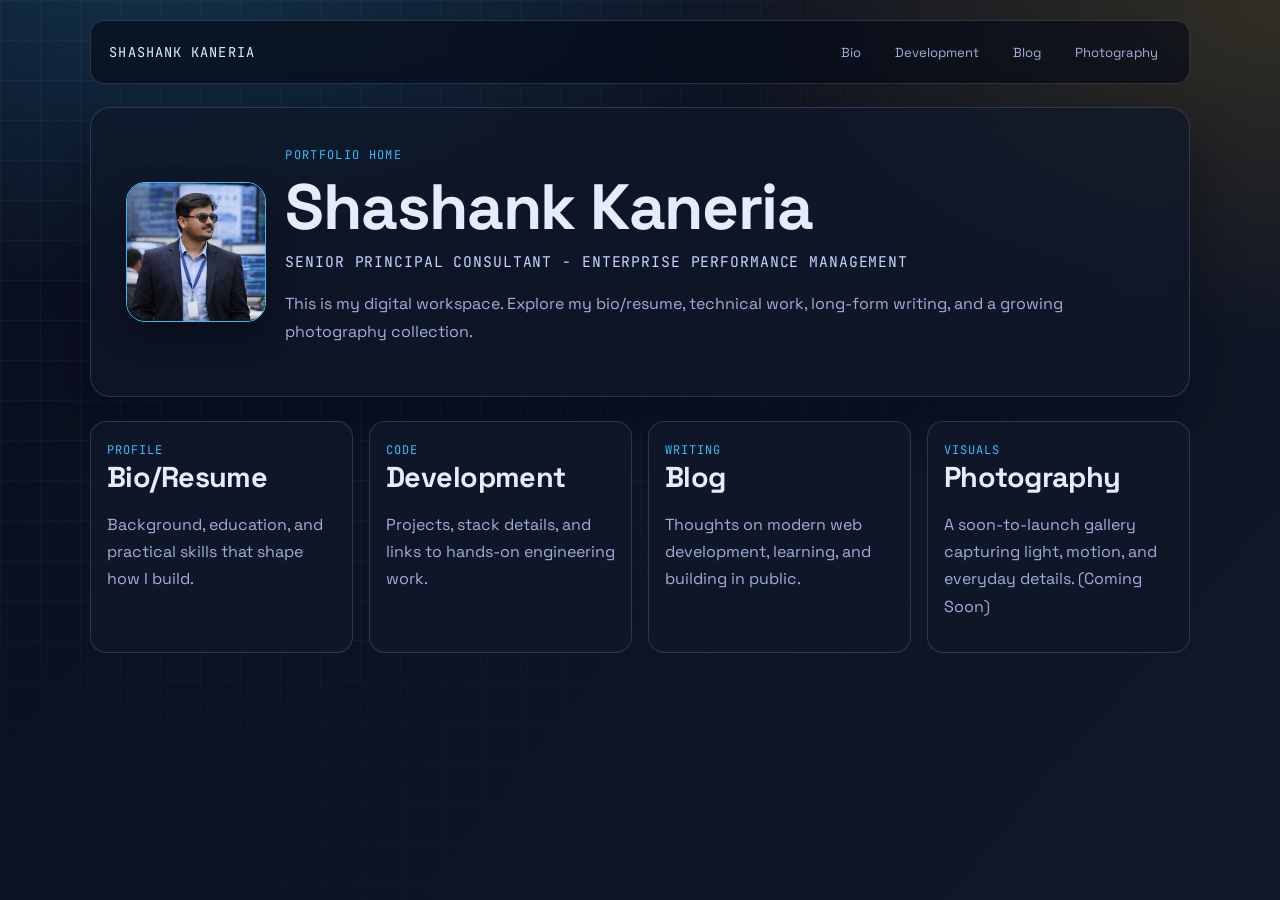
<file: index.html>
<!DOCTYPE html>
<html lang="en">
<head>
    <meta charset="UTF-8">
    <meta name="viewport" content="width=device-width, initial-scale=1.0">
    <title>Shashank Kaneria - Personal Website</title>
    <link rel="preconnect" href="https://fonts.googleapis.com">
    <link rel="preconnect" href="https://fonts.gstatic.com" crossorigin>
    <link href="https://fonts.googleapis.com/css2?family=JetBrains+Mono:wght@400;600&family=Space+Grotesk:wght@400;500;700&display=swap" rel="stylesheet">
    <link rel="stylesheet" href="styles.css">
</head>
<body class="theme-home">
    <div class="shell">
        <nav class="topbar reveal">
            <a class="brand" href="index.html">Shashank Kaneria</a>
            <div class="menu">
                <a href="bio.html">Bio</a>
                <a href="development.html">Development</a>
                <a href="blog.html">Blog</a>
                <a href="photography.html">Photography</a>
            </div>
        </nav>

        <header class="panel hero reveal delay-1">
            <div class="avatar">
                <img src="img/profile.png" alt="Shashank Kaneria">
            </div>
            <div>
                <span class="kicker">Portfolio Home</span>
                <h3 class="name-display">Shashank Kaneria</h3>
                <p class="role-line">Senior Principal Consultant - Enterprise Performance Management</p>
                <p>This is my digital workspace. Explore my bio/resume, technical work, long-form writing, and a growing photography collection.</p>
            </div>
        </header>

        <main class="grid">
            <a href="bio.html" class="card reveal delay-1">
                <span class="meta">Profile</span>
                <h2>Bio/Resume</h2>
                <p>Background, education, and practical skills that shape how I build.</p>
            </a>

            <a href="development.html" class="card reveal delay-2">
                <span class="meta">Code</span>
                <h2>Development</h2>
                <p>Projects, stack details, and links to hands-on engineering work.</p>
            </a>

            <a href="blog.html" class="card reveal delay-3">
                <span class="meta">Writing</span>
                <h2>Blog</h2>
                <p>Thoughts on modern web development, learning, and building in public.</p>
            </a>

            <a href="photography.html" class="card reveal delay-3">
                <span class="meta">Visuals</span>
                <h2>Photography</h2>
                <p>A soon-to-launch gallery capturing light, motion, and everyday details. (Coming Soon)</p>
            </a>
        </main>
    </div>
</body>
</html>
</file>
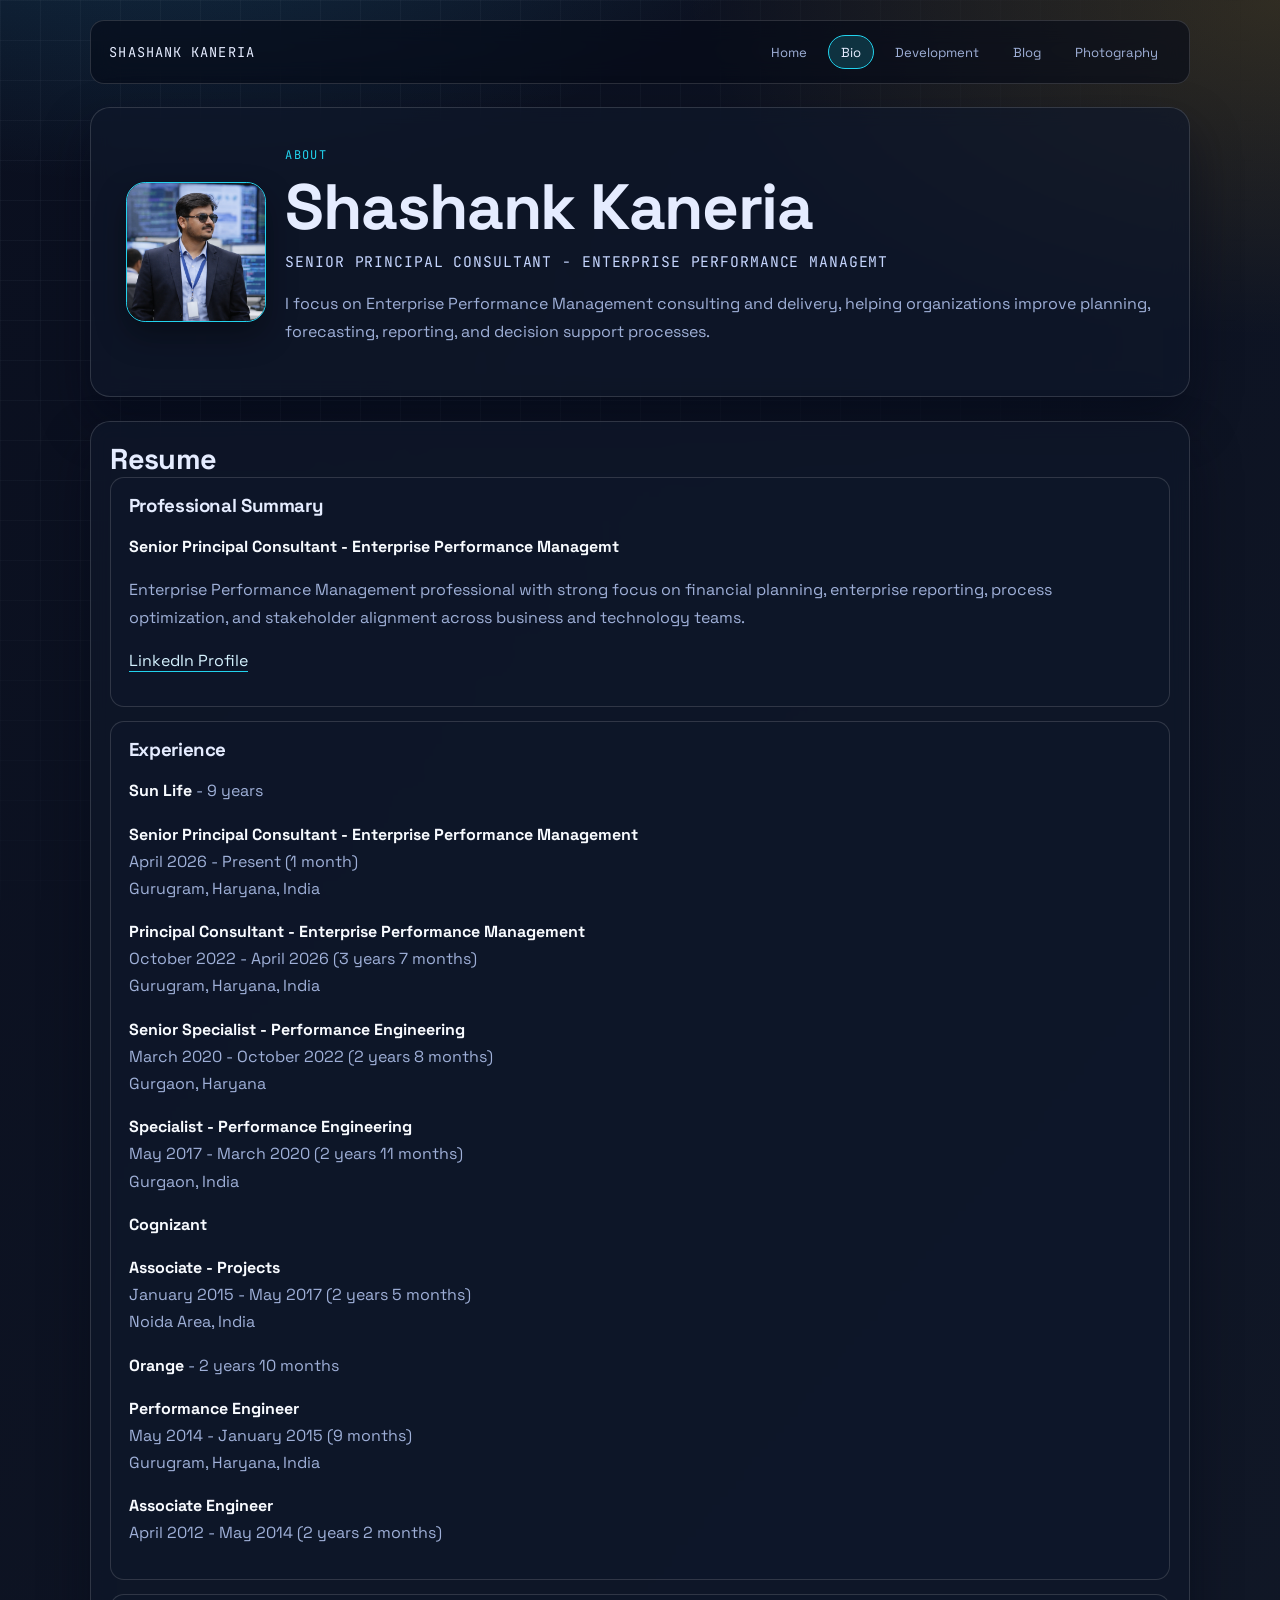
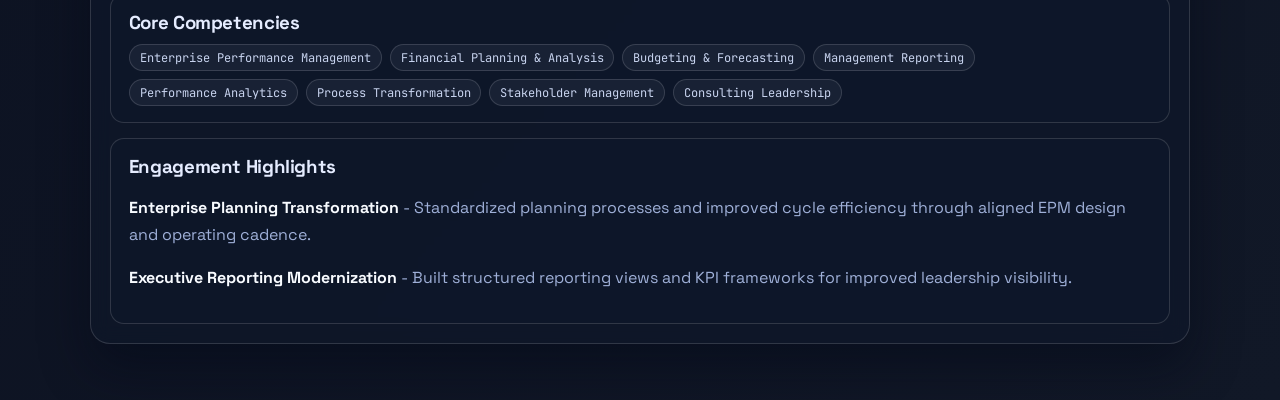
<file: bio.html>
<!DOCTYPE html>
<html lang="en">
<head>
    <meta charset="UTF-8">
    <meta name="viewport" content="width=device-width, initial-scale=1.0">
    <title>Bio - Shashank Kaneria</title>
    <link rel="preconnect" href="https://fonts.googleapis.com">
    <link rel="preconnect" href="https://fonts.gstatic.com" crossorigin>
    <link href="https://fonts.googleapis.com/css2?family=JetBrains+Mono:wght@400;600&family=Space+Grotesk:wght@400;500;700&display=swap" rel="stylesheet">
    <link rel="stylesheet" href="styles.css">
</head>
<body class="theme-bio">
    <div class="shell">
        <nav class="topbar reveal">
            <a class="brand" href="index.html">Shashank Kaneria</a>
            <div class="menu">
                <a href="index.html">Home</a>
                <a href="bio.html" class="active">Bio</a>
                <a href="development.html">Development</a>
                <a href="blog.html">Blog</a>
                <a href="photography.html">Photography</a>
            </div>
        </nav>

        <header class="panel hero reveal delay-1">
            <div class="avatar">
                <img src="img/profile.png" alt="Shashank Kaneria">
            </div>
            <div>
                <span class="kicker">About</span>
                <h1 class="name-display">Shashank Kaneria</h1>
                <p class="role-line">Senior Principal Consultant - Enterprise Performance Managemt</p>
                <p>I focus on Enterprise Performance Management consulting and delivery, helping organizations improve planning, forecasting, reporting, and decision support processes.</p>
            </div>
        </header>

        <main class="section panel reveal delay-2">
            <h2>Resume</h2>
            <div class="stack">
                <section class="item">
                    <h3>Professional Summary</h3>
                    <p><strong>Senior Principal Consultant - Enterprise Performance Managemt</strong></p>
                    <p>Enterprise Performance Management professional with strong focus on financial planning, enterprise reporting, process optimization, and stakeholder alignment across business and technology teams.</p>
                    <p><a class="inline" href="https://www.linkedin.com/in/shashank1990/" target="_blank" rel="noopener noreferrer">LinkedIn Profile</a></p>
                </section>

                <section class="item">
                    <h3>Experience</h3>
                    <p><strong>Sun Life</strong> - 9 years</p>
                    <p><strong>Senior Principal Consultant - Enterprise Performance Management</strong><br>April 2026 - Present (1 month)<br>Gurugram, Haryana, India</p>
                    <p><strong>Principal Consultant - Enterprise Performance Management</strong><br>October 2022 - April 2026 (3 years 7 months)<br>Gurugram, Haryana, India</p>
                    <p><strong>Senior Specialist - Performance Engineering</strong><br>March 2020 - October 2022 (2 years 8 months)<br>Gurgaon, Haryana</p>
                    <p><strong>Specialist - Performance Engineering</strong><br>May 2017 - March 2020 (2 years 11 months)<br>Gurgaon, India</p>

                    <p><strong>Cognizant</strong></p>
                    <p><strong>Associate - Projects</strong><br>January 2015 - May 2017 (2 years 5 months)<br>Noida Area, India</p>

                    <p><strong>Orange</strong> - 2 years 10 months</p>
                    <p><strong>Performance Engineer</strong><br>May 2014 - January 2015 (9 months)<br>Gurugram, Haryana, India</p>
                    <p><strong>Associate Engineer</strong><br>April 2012 - May 2014 (2 years 2 months)</p>
                </section>

                <section class="item">
                    <h3>Core Competencies</h3>
                    <div class="badges">
                        <span class="badge">Enterprise Performance Management</span>
                        <span class="badge">Financial Planning & Analysis</span>
                        <span class="badge">Budgeting & Forecasting</span>
                        <span class="badge">Management Reporting</span>
                        <span class="badge">Performance Analytics</span>
                        <span class="badge">Process Transformation</span>
                        <span class="badge">Stakeholder Management</span>
                        <span class="badge">Consulting Leadership</span>
                    </div>
                </section>

                <section class="item">
                    <h3>Engagement Highlights</h3>
                    <p><strong>Enterprise Planning Transformation</strong> - Standardized planning processes and improved cycle efficiency through aligned EPM design and operating cadence.</p>
                    <p><strong>Executive Reporting Modernization</strong> - Built structured reporting views and KPI frameworks for improved leadership visibility.</p>
                </section>
            </div>
        </main>
    </div>
</body>
</html>
</file>
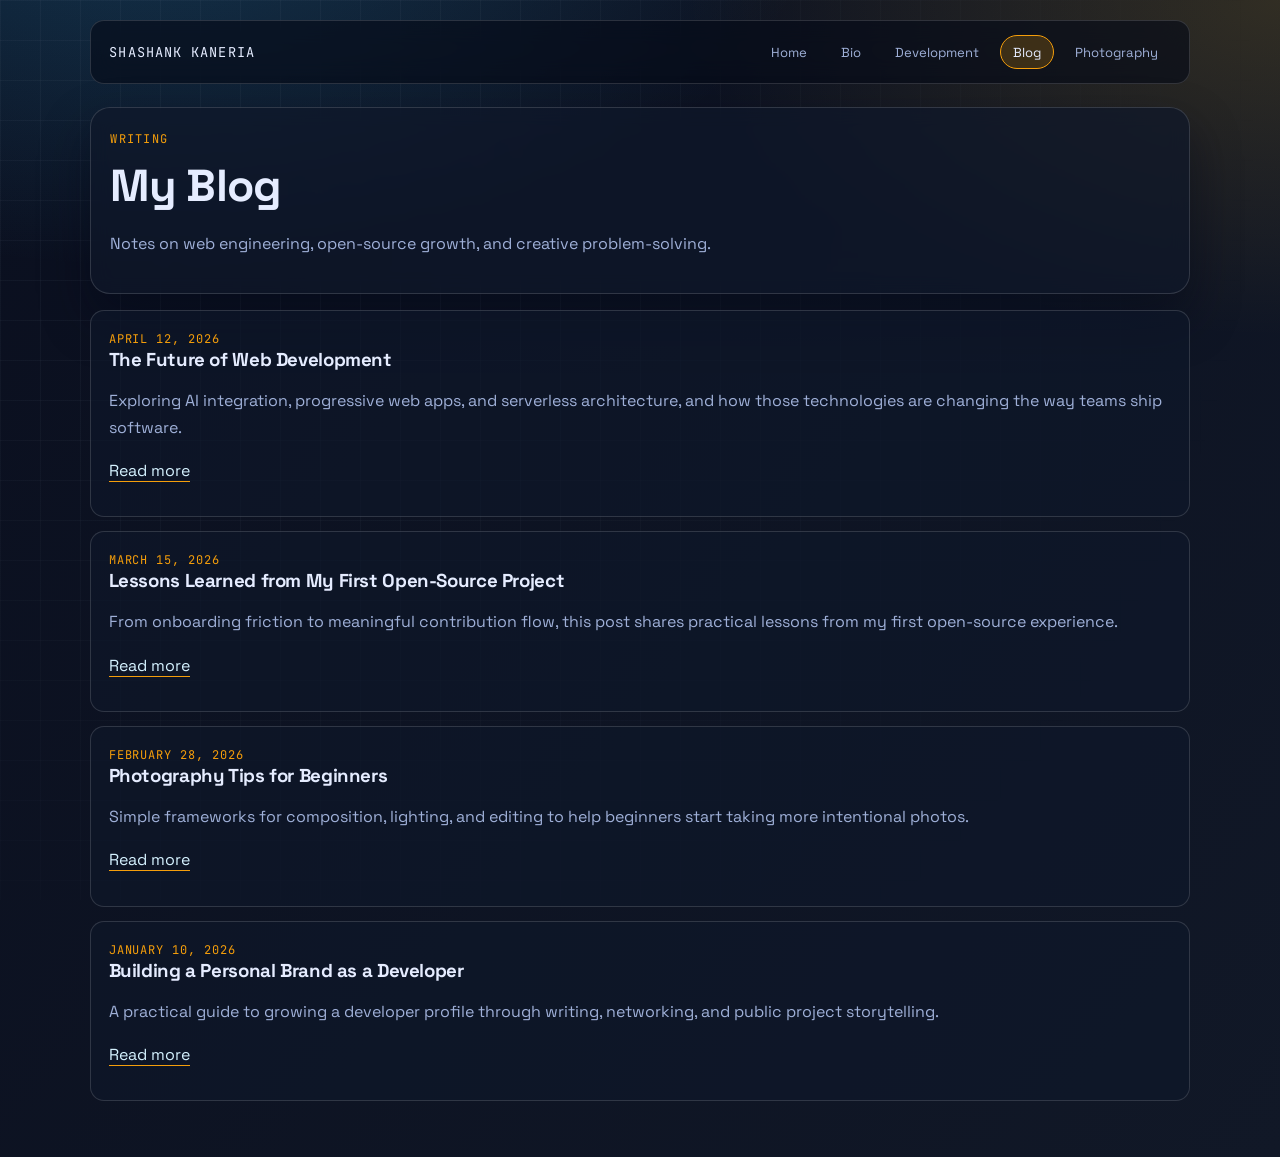
<file: blog.html>
<!DOCTYPE html>
<html lang="en">
<head>
    <meta charset="UTF-8">
    <meta name="viewport" content="width=device-width, initial-scale=1.0">
    <title>Blog - Shashank Kaneria</title>
    <link rel="preconnect" href="https://fonts.googleapis.com">
    <link rel="preconnect" href="https://fonts.gstatic.com" crossorigin>
    <link href="https://fonts.googleapis.com/css2?family=JetBrains+Mono:wght@400;600&family=Space+Grotesk:wght@400;500;700&display=swap" rel="stylesheet">
    <link rel="stylesheet" href="styles.css">
</head>
<body class="theme-blog">
    <div class="shell">
        <nav class="topbar reveal">
            <a class="brand" href="index.html">Shashank Kaneria</a>
            <div class="menu">
                <a href="index.html">Home</a>
                <a href="bio.html">Bio</a>
                <a href="development.html">Development</a>
                <a href="blog.html" class="active">Blog</a>
                <a href="photography.html">Photography</a>
            </div>
        </nav>

        <header class="panel section reveal delay-1">
            <span class="kicker">Writing</span>
            <h1>My Blog</h1>
            <p>Notes on web engineering, open-source growth, and creative problem-solving.</p>
        </header>

        <main class="stack reveal delay-2" style="margin-top: 1rem;">
            <article class="item">
                <span class="meta">April 12, 2026</span>
                <h3>The Future of Web Development</h3>
                <p>Exploring AI integration, progressive web apps, and serverless architecture, and how those technologies are changing the way teams ship software.</p>
                <p><a class="inline" href="#">Read more</a></p>
            </article>

            <article class="item">
                <span class="meta">March 15, 2026</span>
                <h3>Lessons Learned from My First Open-Source Project</h3>
                <p>From onboarding friction to meaningful contribution flow, this post shares practical lessons from my first open-source experience.</p>
                <p><a class="inline" href="#">Read more</a></p>
            </article>

            <article class="item">
                <span class="meta">February 28, 2026</span>
                <h3>Photography Tips for Beginners</h3>
                <p>Simple frameworks for composition, lighting, and editing to help beginners start taking more intentional photos.</p>
                <p><a class="inline" href="#">Read more</a></p>
            </article>

            <article class="item">
                <span class="meta">January 10, 2026</span>
                <h3>Building a Personal Brand as a Developer</h3>
                <p>A practical guide to growing a developer profile through writing, networking, and public project storytelling.</p>
                <p><a class="inline" href="#">Read more</a></p>
            </article>
        </main>
    </div>
</body>
</html>
</file>
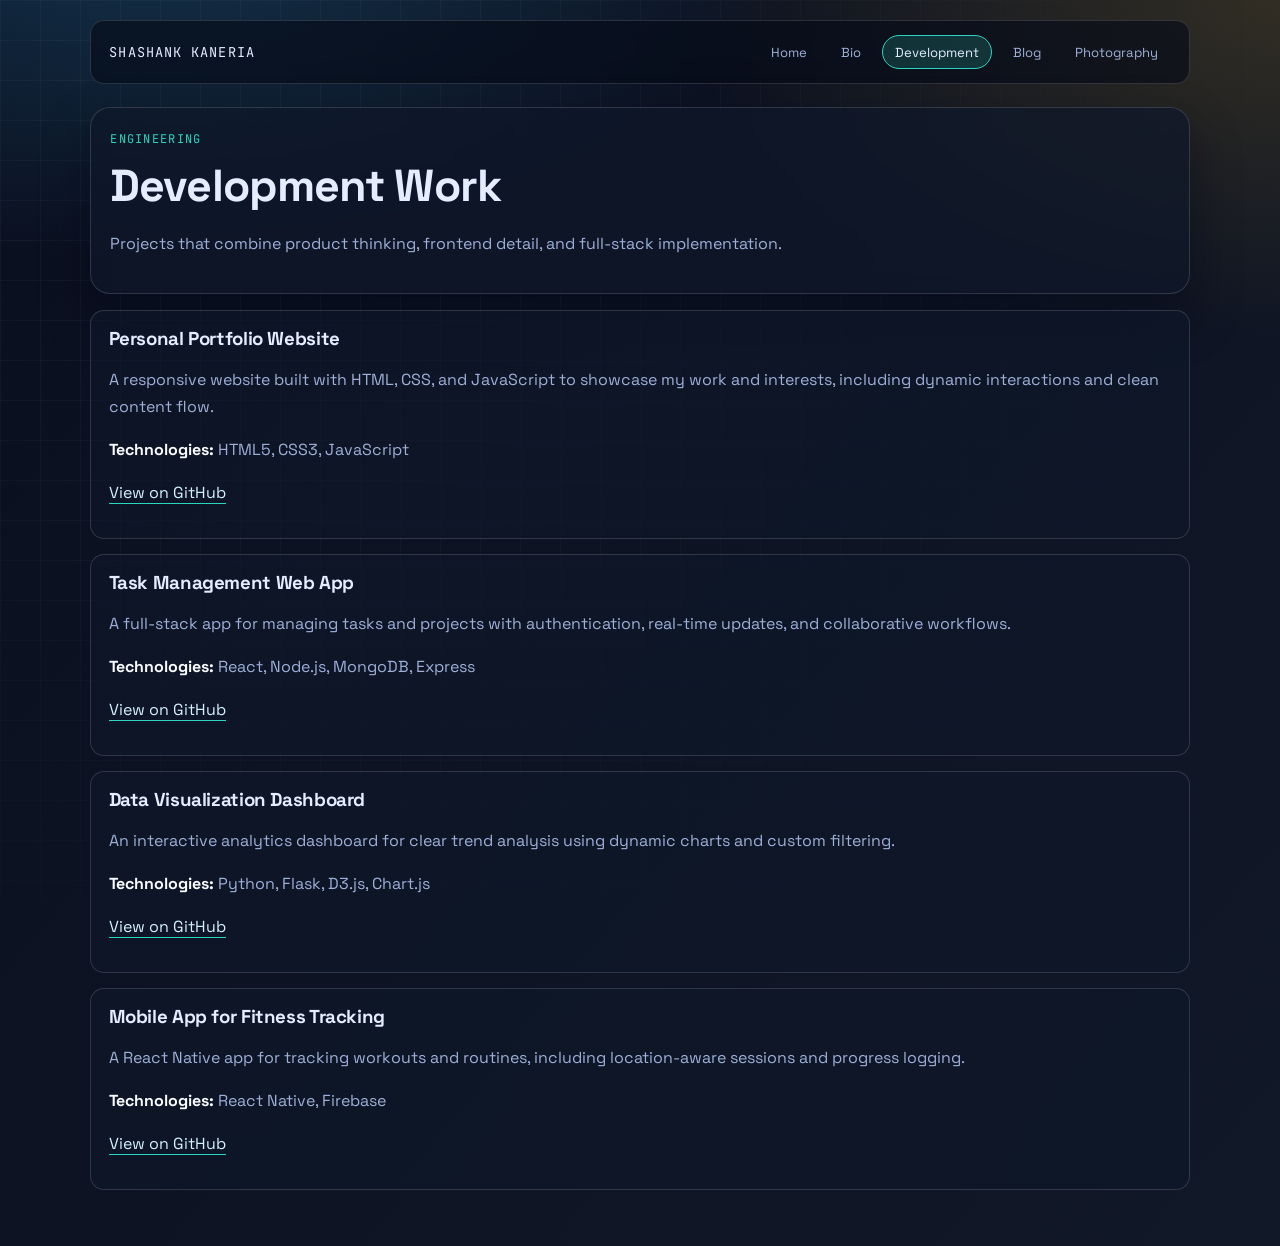
<file: development.html>
<!DOCTYPE html>
<html lang="en">
<head>
    <meta charset="UTF-8">
    <meta name="viewport" content="width=device-width, initial-scale=1.0">
    <title>Development - Shashank Kaneria</title>
    <link rel="preconnect" href="https://fonts.googleapis.com">
    <link rel="preconnect" href="https://fonts.gstatic.com" crossorigin>
    <link href="https://fonts.googleapis.com/css2?family=JetBrains+Mono:wght@400;600&family=Space+Grotesk:wght@400;500;700&display=swap" rel="stylesheet">
    <link rel="stylesheet" href="styles.css">
</head>
<body class="theme-development">
    <div class="shell">
        <nav class="topbar reveal">
            <a class="brand" href="index.html">Shashank Kaneria</a>
            <div class="menu">
                <a href="index.html">Home</a>
                <a href="bio.html">Bio</a>
                <a href="development.html" class="active">Development</a>
                <a href="blog.html">Blog</a>
                <a href="photography.html">Photography</a>
            </div>
        </nav>

        <header class="panel section reveal delay-1">
            <span class="kicker">Engineering</span>
            <h1>Development Work</h1>
            <p>Projects that combine product thinking, frontend detail, and full-stack implementation.</p>
        </header>

        <main class="stack reveal delay-2" style="margin-top: 1rem;">
            <article class="item">
                <h3>Personal Portfolio Website</h3>
                <p>A responsive website built with HTML, CSS, and JavaScript to showcase my work and interests, including dynamic interactions and clean content flow.</p>
                <p><strong>Technologies:</strong> HTML5, CSS3, JavaScript</p>
                <p><a class="inline" href="https://github.com/username/portfolio" target="_blank" rel="noopener noreferrer">View on GitHub</a></p>
            </article>

            <article class="item">
                <h3>Task Management Web App</h3>
                <p>A full-stack app for managing tasks and projects with authentication, real-time updates, and collaborative workflows.</p>
                <p><strong>Technologies:</strong> React, Node.js, MongoDB, Express</p>
                <p><a class="inline" href="https://github.com/username/taskapp" target="_blank" rel="noopener noreferrer">View on GitHub</a></p>
            </article>

            <article class="item">
                <h3>Data Visualization Dashboard</h3>
                <p>An interactive analytics dashboard for clear trend analysis using dynamic charts and custom filtering.</p>
                <p><strong>Technologies:</strong> Python, Flask, D3.js, Chart.js</p>
                <p><a class="inline" href="https://github.com/username/dashboard" target="_blank" rel="noopener noreferrer">View on GitHub</a></p>
            </article>

            <article class="item">
                <h3>Mobile App for Fitness Tracking</h3>
                <p>A React Native app for tracking workouts and routines, including location-aware sessions and progress logging.</p>
                <p><strong>Technologies:</strong> React Native, Firebase</p>
                <p><a class="inline" href="https://github.com/username/fitnessapp" target="_blank" rel="noopener noreferrer">View on GitHub</a></p>
            </article>
        </main>
    </div>
</body>
</html>
</file>
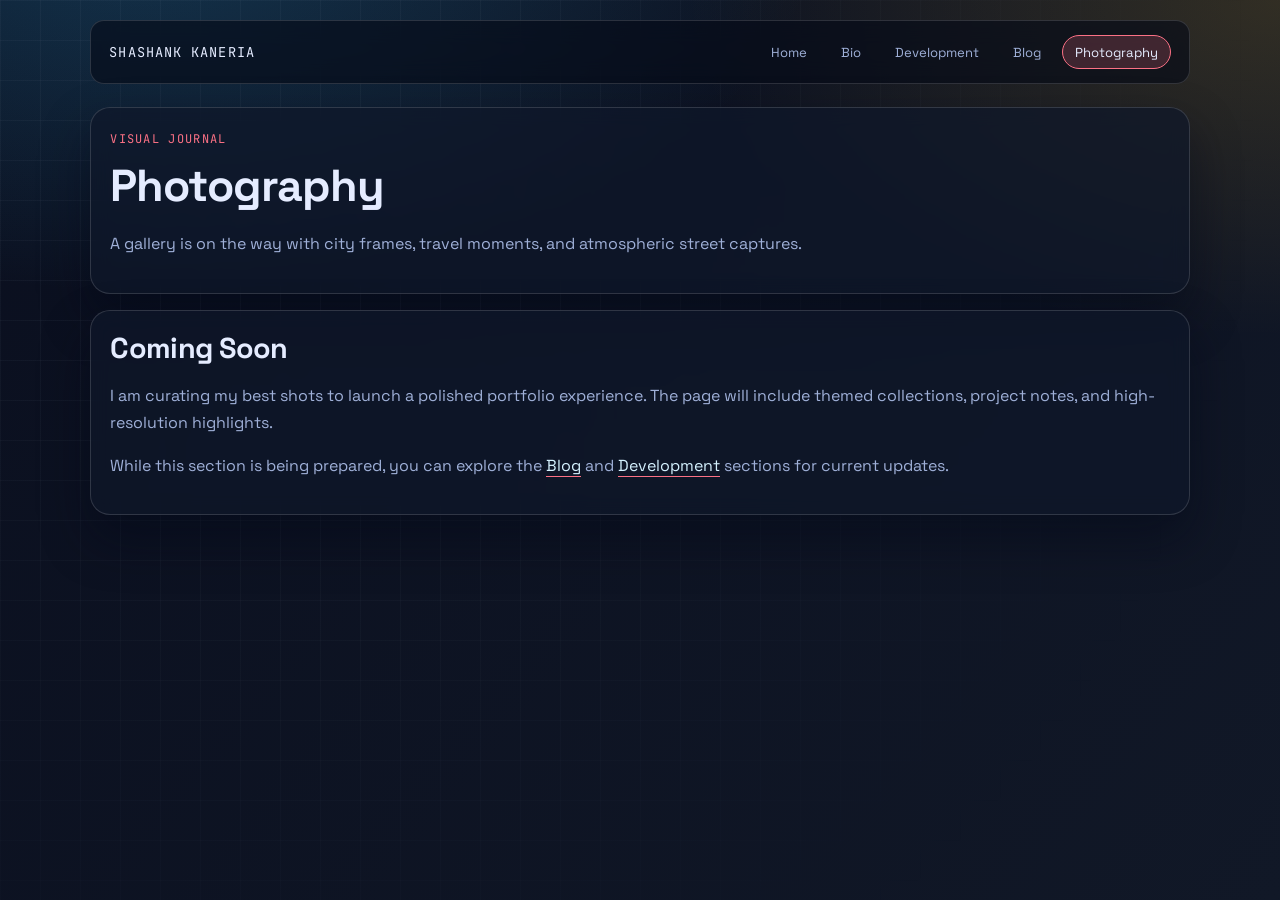
<file: photography.html>
<!DOCTYPE html>
<html lang="en">
<head>
    <meta charset="UTF-8">
    <meta name="viewport" content="width=device-width, initial-scale=1.0">
    <title>Photography - Shashank Kaneria</title>
    <link rel="preconnect" href="https://fonts.googleapis.com">
    <link rel="preconnect" href="https://fonts.gstatic.com" crossorigin>
    <link href="https://fonts.googleapis.com/css2?family=JetBrains+Mono:wght@400;600&family=Space+Grotesk:wght@400;500;700&display=swap" rel="stylesheet">
    <link rel="stylesheet" href="styles.css">
</head>
<body class="theme-photography">
    <div class="shell">
        <nav class="topbar reveal">
            <a class="brand" href="index.html">Shashank Kaneria</a>
            <div class="menu">
                <a href="index.html">Home</a>
                <a href="bio.html">Bio</a>
                <a href="development.html">Development</a>
                <a href="blog.html">Blog</a>
                <a href="photography.html" class="active">Photography</a>
            </div>
        </nav>

        <header class="panel section reveal delay-1">
            <span class="kicker">Visual Journal</span>
            <h1>Photography</h1>
            <p>A gallery is on the way with city frames, travel moments, and atmospheric street captures.</p>
        </header>

        <main class="panel section reveal delay-2" style="margin-top: 1rem;">
            <h2>Coming Soon</h2>
            <p>I am curating my best shots to launch a polished portfolio experience. The page will include themed collections, project notes, and high-resolution highlights.</p>
            <p>While this section is being prepared, you can explore the <a class="inline" href="blog.html">Blog</a> and <a class="inline" href="development.html">Development</a> sections for current updates.</p>
        </main>
    </div>
</body>
</html>
</file>
<file: styles.css>
:root {
    --bg-start: #0a0f1f;
    --bg-end: #111827;
    --surface: rgba(15, 23, 42, 0.7);
    --surface-strong: rgba(15, 23, 42, 0.88);
    --text-main: #e5ecff;
    --text-muted: #9fb0d8;
    --ring: rgba(255, 255, 255, 0.14);
    --shadow: 0 24px 50px rgba(2, 6, 23, 0.45);
    --font-ui: "Space Grotesk", "Segoe UI", sans-serif;
    --font-tech: "JetBrains Mono", "Consolas", monospace;
}

* {
    box-sizing: border-box;
}

html,
body {
    margin: 0;
    padding: 0;
}

body {
    min-height: 100vh;
    font-family: var(--font-ui);
    color: var(--text-main);
    background:
        radial-gradient(70rem 40rem at 12% -10%, rgba(56, 189, 248, 0.22), transparent 60%),
        radial-gradient(60rem 34rem at 100% 0%, rgba(251, 191, 36, 0.15), transparent 62%),
        linear-gradient(130deg, var(--bg-start), var(--bg-end));
}

body::before {
    content: "";
    position: fixed;
    inset: 0;
    pointer-events: none;
    background-image: linear-gradient(rgba(148, 163, 184, 0.06) 1px, transparent 1px),
        linear-gradient(90deg, rgba(148, 163, 184, 0.06) 1px, transparent 1px);
    background-size: 40px 40px;
    mask-image: radial-gradient(circle at 20% 15%, black 20%, transparent 80%);
    z-index: -1;
}

body.theme-home {
    --accent: #38bdf8;
    --accent-soft: rgba(56, 189, 248, 0.18);
}

body.theme-bio {
    --accent: #22d3ee;
    --accent-soft: rgba(34, 211, 238, 0.18);
}

body.theme-development {
    --accent: #2dd4bf;
    --accent-soft: rgba(45, 212, 191, 0.18);
}

body.theme-blog {
    --accent: #f59e0b;
    --accent-soft: rgba(245, 158, 11, 0.2);
}

body.theme-photography {
    --accent: #fb7185;
    --accent-soft: rgba(251, 113, 133, 0.2);
}

.shell {
    width: min(1100px, calc(100% - 2.5rem));
    margin: 0 auto;
    padding: 1.25rem 0 3.5rem;
}

.topbar {
    display: flex;
    justify-content: space-between;
    align-items: center;
    gap: 1rem;
    margin-bottom: 1.4rem;
    padding: 0.9rem 1.15rem;
    border: 1px solid var(--ring);
    border-radius: 14px;
    background: rgba(5, 10, 24, 0.62);
    backdrop-filter: blur(12px);
}

.brand {
    font-family: var(--font-tech);
    color: var(--text-main);
    text-decoration: none;
    font-size: 0.85rem;
    letter-spacing: 0.08em;
    text-transform: uppercase;
}

.menu {
    display: flex;
    flex-wrap: wrap;
    justify-content: flex-end;
    gap: 0.5rem;
}

.menu a {
    text-decoration: none;
    color: var(--text-muted);
    padding: 0.45rem 0.75rem;
    border-radius: 999px;
    font-size: 0.82rem;
    border: 1px solid transparent;
    transition: all 0.2s ease;
}

.menu a:hover,
.menu a.active {
    color: var(--text-main);
    border-color: var(--accent);
    background: var(--accent-soft);
}

.panel {
    border-radius: 20px;
    border: 1px solid var(--ring);
    background: var(--surface);
    box-shadow: var(--shadow);
    backdrop-filter: blur(10px);
}

.hero {
    padding: clamp(1.4rem, 3vw, 2.2rem);
    margin-bottom: 1.5rem;
    display: grid;
    grid-template-columns: auto 1fr;
    gap: 1.2rem;
    align-items: center;
}

.avatar {
    width: clamp(96px, 14vw, 140px);
    aspect-ratio: 1;
    border-radius: 1.2rem;
    overflow: hidden;
    border: 1px solid var(--accent);
    box-shadow: 0 14px 30px rgba(0, 0, 0, 0.35);
    background: linear-gradient(160deg, rgba(148, 163, 184, 0.24), rgba(30, 41, 59, 0.3));
}

.avatar img {
    width: 100%;
    height: 100%;
    object-fit: cover;
}

.kicker {
    display: inline-block;
    font-family: var(--font-tech);
    font-size: 0.75rem;
    color: var(--accent);
    letter-spacing: 0.11em;
    text-transform: uppercase;
    margin-bottom: 0.65rem;
}

h1,
h2,
h3 {
    margin: 0;
    font-weight: 700;
    letter-spacing: -0.02em;
}

h1 {
    font-size: clamp(1.7rem, 4vw, 2.8rem);
}

.name-display {
    font-size: clamp(2.2rem, 5vw, 4.2rem);
    line-height: 1.08;
}

.role-line {
    margin-top: 0.45rem;
    margin-bottom: 0.65rem;
    font-family: var(--font-tech);
    font-size: clamp(0.72rem, 1.5vw, 0.92rem);
    letter-spacing: 0.06em;
    text-transform: uppercase;
    color: #c6d6ff;
}

h2 {
    font-size: clamp(1.3rem, 2.8vw, 1.8rem);
}

p {
    color: var(--text-muted);
    line-height: 1.7;
}

.grid {
    display: grid;
    gap: 1rem;
    grid-template-columns: repeat(auto-fit, minmax(230px, 1fr));
}

.card {
    border: 1px solid var(--ring);
    border-radius: 16px;
    padding: 1rem;
    text-decoration: none;
    background: var(--surface-strong);
    color: inherit;
    transition: transform 0.2s ease, border-color 0.2s ease, box-shadow 0.2s ease;
}

.card:hover {
    transform: translateY(-4px);
    border-color: var(--accent);
    box-shadow: 0 16px 26px rgba(0, 0, 0, 0.28);
}

.card .meta {
    font-family: var(--font-tech);
    color: var(--accent);
    font-size: 0.75rem;
    text-transform: uppercase;
    letter-spacing: 0.08em;
}

.meta {
    font-family: var(--font-tech);
    color: var(--accent);
    font-size: 0.75rem;
    text-transform: uppercase;
    letter-spacing: 0.08em;
}

.stack {
    display: grid;
    gap: 0.9rem;
}

.item {
    padding: 1rem 1.1rem;
    border: 1px solid var(--ring);
    border-radius: 14px;
    background: rgba(15, 23, 42, 0.65);
}

.item strong {
    color: #f8fbff;
}

.badges {
    display: flex;
    flex-wrap: wrap;
    gap: 0.5rem;
    margin-top: 0.65rem;
}

.badge {
    border: 1px solid var(--ring);
    border-radius: 999px;
    padding: 0.28rem 0.62rem;
    font-family: var(--font-tech);
    font-size: 0.75rem;
    color: #c8d4ef;
    background: rgba(148, 163, 184, 0.08);
}

a.inline {
    color: #d5f2ff;
    text-decoration: none;
    border-bottom: 1px solid var(--accent);
}

.section {
    padding: 1.2rem;
}

.reveal {
    opacity: 0;
    transform: translateY(16px);
    animation: rise 0.6s ease forwards;
}

.reveal.delay-1 {
    animation-delay: 0.08s;
}

.reveal.delay-2 {
    animation-delay: 0.16s;
}

.reveal.delay-3 {
    animation-delay: 0.24s;
}

@keyframes rise {
    to {
        opacity: 1;
        transform: translateY(0);
    }
}

@media (max-width: 720px) {
    .shell {
        width: min(1100px, calc(100% - 1.3rem));
    }

    .topbar {
        flex-direction: column;
        align-items: flex-start;
    }

    .menu {
        justify-content: flex-start;
    }

    .hero {
        grid-template-columns: 1fr;
    }
}
</file>
